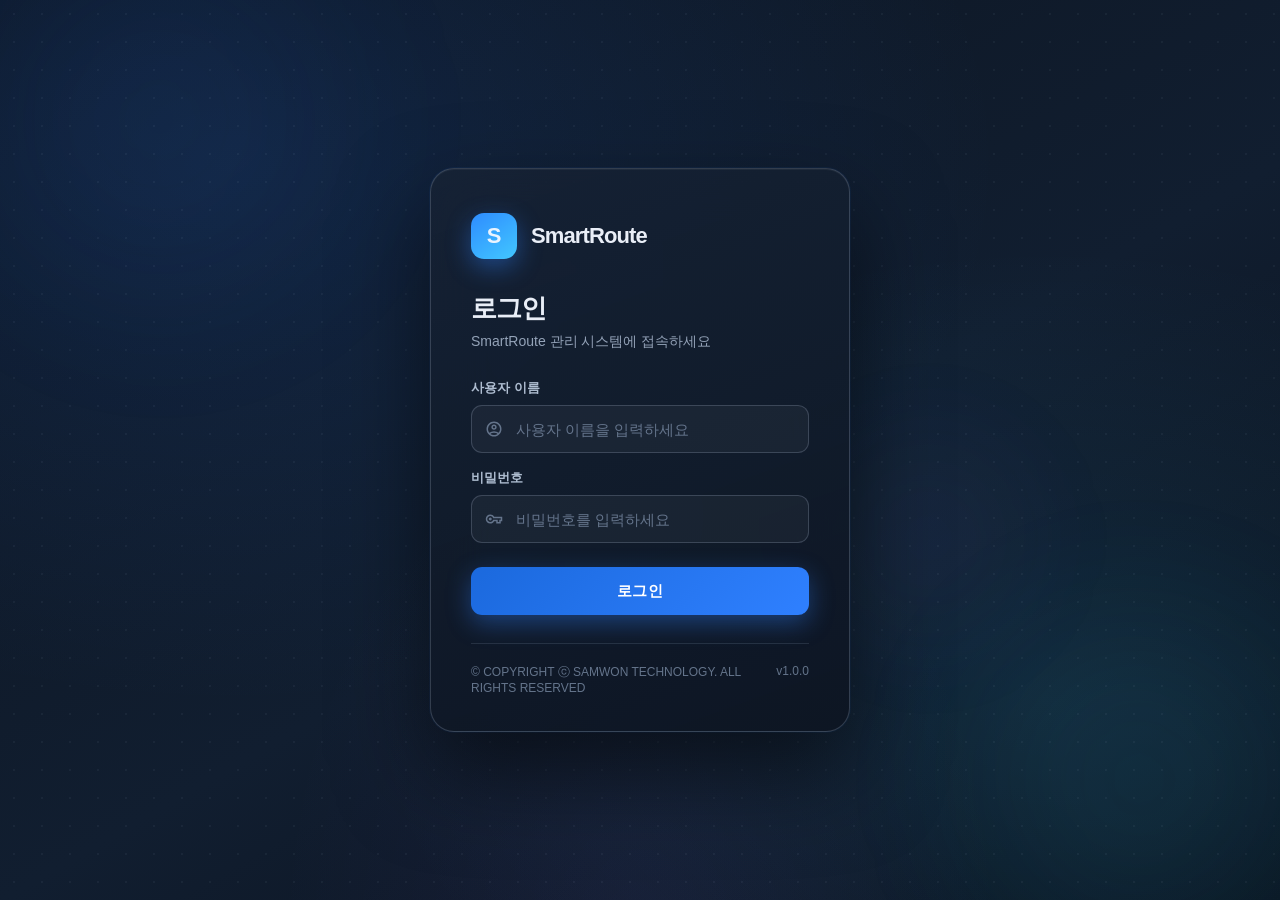
<file: index.html>
<!doctype html>
<html lang="ko">
<head>
  <meta charset="utf-8" />
  <meta name="viewport" content="width=device-width, initial-scale=1" />
  <title>SmartRoute</title>
  <link rel="stylesheet" href="./style.css" />
</head>
<body>
  <div class="app-shell">
    <aside class="sidebar">
      <div class="brand">
        <div class="brand-mark">S</div>
        <div class="brand-text">SmartRoute</div>
      </div>

      <nav class="nav-menu" id="navMenu">
        <a class="nav-item active" href="#dashboard" data-page="dashboard">
          <i class="nav-icon nav-icon--dashboard"></i><span data-i18n="nav.dashboard">대시보드</span>
        </a>
        <a class="nav-item" href="#devices" data-page="devices">
          <i class="nav-icon nav-icon--devices"></i><span data-i18n="nav.devices">장비 관리</span>
        </a>
        <a class="nav-item" href="#registers" data-page="registers">
          <i class="nav-icon nav-icon--registers"></i><span data-i18n="nav.registers">레지스터 관리</span>
        </a>
        <a class="nav-item" href="#realtime" data-page="realtime">
          <i class="nav-icon nav-icon--realtime"></i><span data-i18n="nav.realtime">실시간 모니터링</span>
        </a>
        <a class="nav-item" href="#users" data-page="users">
          <i class="nav-icon nav-icon--users"></i><span data-i18n="nav.users">사용자 관리</span>
        </a>
        <a class="nav-item" href="#logs" data-page="logs">
          <i class="nav-icon nav-icon--logs"></i><span data-i18n="nav.logs">로그</span>
        </a>
        <a class="nav-item" href="#trends" data-page="trends">
          <i class="nav-icon nav-icon--trends"></i><span data-i18n="nav.trends">트렌드 기록</span>
        </a>
        <a class="nav-item" href="#hmi" data-page="hmi">
          <i class="nav-icon nav-icon--hmi"></i><span data-i18n="nav.hmi">HMI 빌더</span>
        </a>
        <a class="nav-item" href="#settings" data-page="settings">
          <i class="nav-icon nav-icon--settings"></i><span data-i18n="nav.settings">시스템 설정</span>
        </a>
      </nav>

      <div class="sidebar-footer">
        <span>© 2026 Samwontechnology Inc.</span>
        <span>v1.0.0</span>
      </div>
    </aside>

    <section class="workspace">
      <header class="topbar">
        <button class="menu-button" id="menuButton" type="button" aria-label="menu">☰</button>
        <div class="topbar-spacer"></div>

        <div class="topbar-info">
          <span class="time" id="topbarTime">◷ --:--:--</span>
          <span class="divider"></span>

          <div class="user-menu" id="userMenu">
            <button class="user-btn" id="userBtn" type="button">
              <i class="mini-icon mini-icon--user"></i>
              <span id="userLabel">-</span>
              <span class="user-caret">▾</span>
            </button>
          </div>

          <span class="divider"></span>
          <button class="status-pill polling-pill" id="pollingPill" type="button" data-i18n-title="topbar.pollingTitle" title="클릭하여 폴링 정지/시작">
            <span class="dot" id="pollingDot"></span>
            <span id="pollingPillText" data-i18n="topbar.pollingChecking">CHECKING…</span>
          </button>
          <span class="divider"></span>
          <div class="status-pill"><span class="dot green"></span><span data-i18n="topbar.ok">정상</span> <b id="topbarOkCount">—</b></div>
          <div class="status-pill"><span class="dot red"></span><span data-i18n="topbar.error">오류</span> <b id="topbarErrCount">—</b></div>
        </div>
      </header>

      <main id="pageRoot" class="page-root"></main>

      <!-- 사용자 메뉴 드롭다운 — .topbar의 overflow:hidden/stacking context를 완전히
           벗어나도록 .user-menu가 아닌 .workspace 바로 아래(오버레이들과 같은 레벨)에 둔다. -->
      <div class="user-dropdown" id="userDropdown" hidden>
        <button class="dropdown-item logout-item" id="logoutBtn" type="button" data-i18n="common.logout">⎋ 로그아웃</button>
      </div>

      <!-- Full-screen busy overlay (polling start/stop) -->
      <div id="busyOverlay" class="busy-overlay" hidden>
        <div class="busy-overlay-box">
          <div class="busy-spinner"></div>
          <p>처리 중...</p>
        </div>
      </div>

      <!-- Global loading / error overlay -->
      <div id="pageOverlay" class="page-overlay" hidden>
        <div id="pageOverlayLoading" class="overlay-loading">
          <div class="overlay-spinner"></div>
          <p data-i18n="common.loading">불러오는 중...</p>
        </div>
        <div id="pageOverlayError" class="overlay-error" hidden>
          <span class="overlay-error-icon">⚠</span>
          <h3 data-i18n="common.connectionFailed">연결 실패</h3>
          <p id="pageOverlayMsg">서버에 연결할 수 없습니다.</p>
          <button class="btn ghost" id="pageOverlayRetry" style="margin-top:4px" data-i18n="common.retry">다시 시도</button>
        </div>
      </div>
    </section>
  </div>

  <script src="./config.js"></script>
  <script src="./i18n.js"></script>
  <script src="./js/tnd-format.js"></script>
  <script src="./main.js"></script>
</body>
</html>
</file>
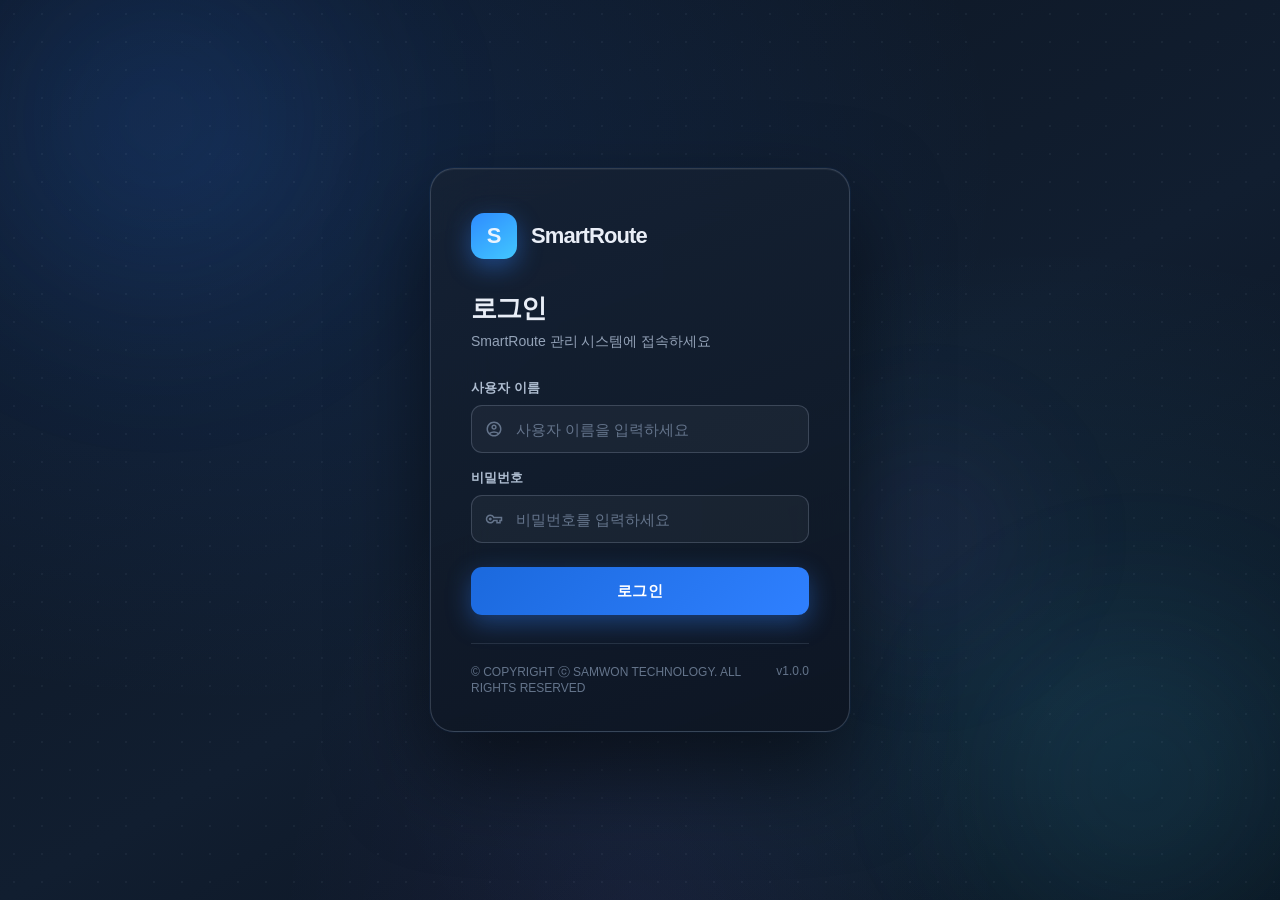
<file: login.html>
<!doctype html>
<html lang="ko">
<head>
  <meta charset="utf-8" />
  <meta name="viewport" content="width=device-width, initial-scale=1" />
  <title data-i18n="login.pageTitle">SmartRoute — 로그인</title>
  <link rel="stylesheet" href="./css/login.css" />
</head>
<body>
  <div class="bg">
    <div class="glow glow-1"></div>
    <div class="glow glow-2"></div>
    <div class="glow glow-3"></div>
  </div>

  <main class="wrap">
    <div class="card">

      <div class="brand">
        <div class="brand-mark">S</div>
        <span class="brand-name">SmartRoute</span>
      </div>

      <div class="head">
        <h1 data-i18n="login.title">로그인</h1>
        <p data-i18n="login.subtitle">SmartRoute 관리 시스템에 접속하세요</p>
      </div>

      <form id="loginForm" novalidate>
        <div class="field">
          <label for="username" data-i18n="login.usernameLabel">사용자 이름</label>
          <div class="input-wrap">

            <i class="input-icon input-icon--username"></i>
            <input type="text" id="username"
                   data-i18n-placeholder="login.usernamePlaceholder"
                   placeholder="사용자 이름을 입력하세요"
                   autocomplete="username" required />
          </div>
        </div>

        <div class="field">
          <label for="password" data-i18n="login.passwordLabel">비밀번호</label>
          <div class="input-wrap">
            <i class="input-icon input-icon--password"></i>
            <input type="password" id="password"
                   data-i18n-placeholder="login.passwordPlaceholder"
                   placeholder="비밀번호를 입력하세요"
                   autocomplete="current-password" required />
          </div>
        </div>

        <p class="error-msg" id="errorMsg" hidden></p>

        <button type="submit" class="login-btn" id="loginBtn" data-i18n="login.submitBtn">로그인</button>
      </form>

      <div class="card-footer">
        <span>© COPYRIGHT ⓒ SAMWON TECHNOLOGY. ALL RIGHTS RESERVED </span>
        <span>v1.0.0</span>
      </div>
    </div>
  </main>

  <script src="./config.js"></script>
  <script src="./i18n.js"></script>
  <script src="./js/login.js"></script>
</body>
</html>
</file>
<file: style.css>
:root {
  --bg: #111927;
  --bg-2: #162131;
  --sidebar: #0f1825;
  --topbar: rgba(18, 27, 40, 0.94);
  --panel: #172333;
  --panel-2: #1b293a;
  --panel-soft: #203146;
  --border: rgba(157, 174, 197, 0.18);
  --border-strong: rgba(157, 174, 197, 0.26);
  --text: #e9eef7;
  --muted: #94a3b8;
  --muted-2: #64748b;
  --blue: #2f80ff;
  --blue-2: #48a2ff;
  --green: #4cd96b;
  --red: #ff5d62;
  --amber: #ffad32;
  --violet: #9b6cff;
  --shadow: 0 20px 52px rgba(0, 0, 0, 0.28);
  --radius: 14px;
  --sidebar-w: 260px;
  --topbar-h: 76px;
  color-scheme: dark;
}

* {
  box-sizing: border-box;
}

html,
body {
  height: 100%;
}

body {
  margin: 0;
  font-family: Inter, Pretendard, "Noto Sans KR", "Segoe UI", Arial, sans-serif;
  color: var(--text);
  background:
    radial-gradient(circle at 18% 10%, rgba(47, 128, 255, 0.10), transparent 32%),
    radial-gradient(circle at 75% 15%, rgba(64, 211, 255, 0.07), transparent 36%),
    linear-gradient(140deg, #111927 0%, #141f2f 46%, #101722 100%);
  background-attachment: fixed;
}

a {
  color: inherit;
  text-decoration: none;
}

button {
  font-family: inherit;
}

/* ── Cursor — 클릭/조작 가능한 요소는 항상 pointer 표시 (시스템 전역 공통) ──── */

button,
.btn,
select,
.select,
input[type="checkbox"],
input[type="radio"],
a,
label[for],
.clickable {
  cursor: pointer;
}

button:disabled,
.btn:disabled,
select:disabled,
input:disabled {
  cursor: not-allowed;
}

.app-shell {
  display: flex;
  min-height: 100vh;
}

.sidebar {
  position: fixed;
  inset: 0 auto 0 0;
  width: var(--sidebar-w);
  background: linear-gradient(180deg, #0e1822 0%, #09111c 100%);
  border-right: 1px solid var(--border);
  padding: 24px 16px;
  display: flex;
  flex-direction: column;
  z-index: 20;
  overflow: hidden;
  transition: width 0.22s ease;
}

.brand {
  display: flex;
  align-items: center;
  gap: 12px;
  height: 40px;
  margin-bottom: 32px;
}

.brand-mark {
  width: 38px;
  height: 38px;
  border-radius: 12px;
  display: grid;
  place-items: center;
  font-weight: 900;
  color: #eaf4ff;
  background: linear-gradient(145deg, #2e8cff, #42c7ff);
  box-shadow: 0 10px 28px rgba(47, 128, 255, 0.45);
}

.brand-text {
  font-size: 25px;
  font-weight: 800;
  letter-spacing: -0.04em;
}

.nav-menu {
  display: flex;
  flex-direction: column;
  gap: 8px;
}

.nav-item {
  display: flex;
  align-items: center;
  gap: 14px;
  height: 50px;
  padding: 0 14px;
  border-radius: 10px;
  color: #c7d3e5;
  font-size: 16px;
  font-weight: 700;
  transition: background 0.18s ease, color 0.18s ease, transform 0.18s ease;
}

.nav-item:hover {
  background: rgba(255, 255, 255, 0.055);
  color: #fff;
}

.nav-item.active {
  color: white;
  background: linear-gradient(135deg, #1a6ef5, #3588ff);
  box-shadow: 0 10px 28px rgba(47, 128, 255, 0.38);
}

.nav-icon {
  width: 18px;
  height: 18px;
  text-align: center;
  font-size: 19px;
  opacity: 0.45;
}

.nav-icon--dashboard {
  background: currentColor;
  -webkit-mask: url(assets/icons/dash_nav.svg) center / contain no-repeat;
  mask: url(assets/icons/dash_nav.svg) center / contain no-repeat;
}

.nav-icon--devices {
  background: currentColor;
  -webkit-mask: url(assets/icons/device_nav.svg) center / contain no-repeat;
  mask: url(assets/icons/device_nav.svg) center / contain no-repeat;
}


.nav-icon--registers {
  background: currentColor;
  -webkit-mask: url(assets/icons/register_nav.svg) center / contain no-repeat;
  mask: url(assets/icons/register_nav.svg) center / contain no-repeat;
}


.nav-icon--realtime {
  background: currentColor;
  -webkit-mask: url(assets/icons/realtime_nav.svg) center / contain no-repeat;
  mask: url(assets/icons/realtime_nav.svg) center / contain no-repeat;
}

.nav-icon--users {
  background: currentColor;
  -webkit-mask: url(assets/icons/user_nav.svg) center / contain no-repeat;
  mask: url(assets/icons/user_nav.svg) center / contain no-repeat;
}

.nav-icon--logs {
  background: currentColor;
  -webkit-mask: url(assets/icons/log_nav.svg) center / contain no-repeat;
  mask: url(assets/icons/log_nav.svg) center / contain no-repeat;
}

.nav-icon--trends {
  background: currentColor;
  -webkit-mask: url(assets/icons/trend_nav.svg) center / contain no-repeat;
  mask: url(assets/icons/trend_nav.svg) center / contain no-repeat;
}

.nav-icon--hmi {
  background: currentColor;
  -webkit-mask: url(assets/icons/hmi_nav.svg) center / contain no-repeat;
  mask: url(assets/icons/hmi_nav.svg) center / contain no-repeat;
}

.nav-icon--settings {
  background: currentColor;
  -webkit-mask: url(assets/icons/setup_nav.svg) center / contain no-repeat;
  mask: url(assets/icons/setup_nav.svg) center / contain no-repeat;
}

.nav-icon--realtime {
  background: currentColor;
  -webkit-mask: url(assets/icons/realtime_nav.svg) center / contain no-repeat;
  mask: url(assets/icons/realtime_nav.svg) center / contain no-repeat;
}

.nav-icon--realtime {
  background: currentColor;
  -webkit-mask: url(assets/icons/realtime_nav.svg) center / contain no-repeat;
  mask: url(assets/icons/realtime_nav.svg) center / contain no-repeat;
}

.nav-icon--realtime {
  background: currentColor;
  -webkit-mask: url(assets/icons/realtime_nav.svg) center / contain no-repeat;
  mask: url(assets/icons/realtime_nav.svg) center / contain no-repeat;
}

.sidebar-footer {
  margin-top: auto;
  display: flex;
  flex-direction: column;
  gap: 8px;
  color: #8998ac;
  font-size: 13px;
  padding: 0 8px;
}

.workspace {
  position: relative;
  width: 100%;
  margin-left: var(--sidebar-w);
  min-height: 100vh;
  transition: margin-left 0.22s ease;
}

.topbar {
  position: sticky;
  top: 0;
  height: var(--topbar-h);
  display: flex;
  align-items: center;
  padding: 0 28px;
  border-bottom: 1px solid var(--border);
  background: var(--topbar);
  backdrop-filter: blur(16px);
  z-index: 15;
  overflow: hidden;
}

.topbar::after {
  content: '';
  position: absolute;
  bottom: 0;
  left: -40%;
  width: 40%;
  height: 2px;
  background: linear-gradient(90deg, transparent, #4cd96b, transparent);
  opacity: 0;
  pointer-events: none;
}

body.polling-live .topbar::after {
  opacity: 1;
  animation: topbar-scan 2.2s linear infinite;
}

@keyframes topbar-scan {
  from { left: -40%; }
  to   { left: 100%; }
}

.menu-button {
  width: 40px;
  height: 40px;
  border: 0;
  background: transparent;
  color: #dbe6f5;
  font-size: 24px;
  cursor: pointer;
  transition: color 0.15s;
}

.menu-button:hover {
  color: #ffffff;
}

.topbar-spacer {
  flex: 1;
}

.topbar-info {
  display: flex;
  align-items: center;
  gap: 16px;
  color: #dce6f5;
  white-space: nowrap;
  font-size: 15px;
}

.divider {
  width: 1px;
  height: 22px;
  background: var(--border-strong);
}

.status-pill {
  display: inline-flex;
  align-items: center;
  gap: 8px;
  height: 34px;
  padding: 0 12px;
  border: 1px solid var(--border);
  background: rgba(255, 255, 255, 0.038);
  border-radius: 999px;
  color: inherit;
  font-size: inherit;
}

.polling-pill {
  transition: background 0.15s, border-color 0.15s;
}

.polling-pill:hover {
  background: rgba(255, 255, 255, 0.07);
  border-color: var(--border-strong);
}

.dot {
  display: inline-block;
  border-radius: 50%;
  width: 10px;
  height: 10px;
}

.green,
.ok {
  background: var(--green);
}

.red {
  background: var(--red);
}

.triangle {
  width: 0;
  height: 0;
  display: inline-block;
  border-left: 6px solid transparent;
  border-right: 6px solid transparent;
  border-bottom: 11px solid var(--amber);
}

.page-root {
  padding: 24px 32px 36px;
}

.page-title-row {
  display: flex;
  justify-content: space-between;
  align-items: flex-end;
  margin-bottom: 18px;
}

.page-title-row h1 {
  margin: 0;
  font-size: 29px;
  line-height: 1.2;
  letter-spacing: -0.04em;
}

.page-title-row p {
  margin: 8px 0 0;
  color: #8fa5bc;
  font-size: 14px;
}

.panel {
  border: 1px solid var(--border);
  background: linear-gradient(180deg, rgba(33, 48, 68, 0.95), rgba(20, 31, 45, 0.97));
  border-radius: var(--radius);
  box-shadow: inset 0 1px 0 rgba(255, 255, 255, 0.06), var(--shadow);
  padding: 14px;
}

.panel-header {
  height: 36px;
  display: flex;
  align-items: center;
  justify-content: space-between;
  padding: 0 2px 8px;
}

.panel-header h2 {
  display: flex;
  align-items: center;
  gap: 9px;
  margin: 0;
  font-size: 18px;
  letter-spacing: -0.02em;
}

.panel-header a {
  color: #4da0ff;
  font-size: 13px;
  font-weight: 800;
}

.header-icon {
  color: var(--blue-2);
  font-size: 20px;
}

.table-wrap {
  overflow: hidden;
  border: 1px solid var(--border);
  border-radius: 10px;
}

table {
  width: 100%;
  border-collapse: collapse;
  font-size: 14px;
  color: #dce5f1;
}

thead {
  background: rgba(255, 255, 255, 0.055);
}

th,
td {
  height: 42px;
  padding: 0 16px;
  text-align: left;
  border-bottom: 1px solid var(--border);
}

tbody tr:last-child td {
  border-bottom: 0;
}

tbody tr:hover {
  background: rgba(47, 128, 255, 0.055);
  cursor: pointer;
}

.badge {
  display: inline-flex;
  align-items: center;
  justify-content: center;
  min-width: 46px;
  height: 24px;
  padding: 0 10px;
  border-radius: 999px;
  font-size: 12px;
  font-weight: 800;
  letter-spacing: 0.01em;
}

.badge.ok {
  color: #68f184;
  background: rgba(76, 217, 107, 0.16);
}

.badge.warn {
  color: #ffc15c;
  background: rgba(255, 173, 50, 0.17);
}

.badge.error {
  color: #ff7d82;
  background: rgba(255, 93, 98, 0.18);
}

/* 장비 비활성(사용자가 일부러 끈 상태) — 경보색이 아닌 회색 */
.badge.disabled {
  color: #b3c0d1;
  background: rgba(148, 163, 184, 0.16);
}

.btn {
  width: 120px;
  height: 38px;
  border-radius: 8px;
  font-size: 14px;
  font-weight: 800;
  border: 1px solid var(--border);
  color: #dce7f6;
  background: rgba(255, 255, 255, 0.04);
}

.btn.primary {
  color: white;
  border-color: rgba(47, 128, 255, 0.5);
  background: linear-gradient(135deg, #1a6ef5, #3588ff);
  box-shadow: 0 6px 20px rgba(47, 128, 255, 0.24);
}

.btn.danger {
  color: #ff767b;
  border-color: rgba(255, 93, 98, 0.45);
  background: rgba(255, 93, 98, 0.06);
}

.btn.ghost {
  color: #5ba7ff;
  border-color: rgba(47, 128, 255, 0.38);
  background: rgba(47, 128, 255, 0.04);
}

.btn.warn {
  color: #ffc15c;
  border-color: rgba(255, 173, 50, 0.4);
  background: rgba(255, 173, 50, 0.08);
}

.btn:disabled {
  opacity: 0.6;
}

.blank-page {
  min-height: calc(100vh - var(--topbar-h) - 60px);
}

/* ── Global page overlay (loading / error) ───────────────────────────────── */
.page-overlay:not([hidden]) {
  position: absolute;
  top: var(--topbar-h);
  left: 0;
  right: 0;
  bottom: 0;
  display: flex;
  align-items: center;
  justify-content: center;
  background: var(--bg);
  z-index: 50;
}

.overlay-loading,
.overlay-error:not([hidden]) {
  display: flex;
  flex-direction: column;
  align-items: center;
  gap: 16px;
}

.overlay-spinner {
  width: 44px;
  height: 44px;
  border: 3px solid rgba(47, 128, 255, 0.18);
  border-top-color: var(--blue);
  border-radius: 50%;
  animation: overlaySpinAnim 0.75s linear infinite;
}

@keyframes overlaySpinAnim {
  to { transform: rotate(360deg); }
}

.overlay-loading p {
  margin: 0;
  color: var(--muted);
  font-size: 14px;
}

.overlay-error-icon {
  font-size: 44px;
  color: var(--amber);
  line-height: 1;
}

.overlay-error h3 {
  margin: 4px 0 0;
  color: var(--text);
  font-size: 18px;
  font-weight: 800;
}

.overlay-error p {
  margin: 0;
  color: var(--muted);
  font-size: 13px;
}

.blank-panel {
  min-height: 520px;
  display: grid;
  place-items: center;
  text-align: center;
  padding: 48px;
}

.blank-panel h2 {
  margin: 0;
  font-size: 28px;
}

.blank-panel p {
  max-width: 560px;
  margin: 10px auto 0;
  color: #aebbd0;
}

.blank-icon {
  width: 86px;
  height: 86px;
  margin: 0 auto 20px;
  display: grid;
  place-items: center;
  border-radius: 24px;
  font-size: 42px;
  color: var(--blue-2);
  background: rgba(47, 128, 255, 0.12);
  border: 1px solid rgba(47, 128, 255, 0.28);
}

.muted {
  color: var(--muted-2) !important;
}

.green-text  { color: var(--green);  }
.red-text    { color: var(--red);    }
.amber-text  { color: var(--amber);  }

/* ── Sidebar collapsed (menu-button toggle) ─────────────────────────────── */

body.sidebar-collapsed {
  --sidebar-w: 70px;
}

body.sidebar-collapsed .brand-text,
body.sidebar-collapsed .nav-item span:last-child,
body.sidebar-collapsed .sidebar-footer {
  display: none;
}

body.sidebar-collapsed .brand {
  justify-content: center;
}

body.sidebar-collapsed .nav-item {
  justify-content: center;
}

@media (max-width: 980px) {
  :root {
    --sidebar-w: 86px;
  }

  .brand-text,
  .nav-item span:last-child,
  .sidebar-footer {
    display: none;
  }

  .brand {
    justify-content: center;
  }

  .nav-item {
    justify-content: center;
  }

  .topbar-info {
    gap: 8px;
    font-size: 13px;
  }

  .status-pill {
    display: none;
  }
}

@media (max-width: 720px) {
  .page-root {
    padding: 18px;
  }

  .topbar {
    padding: 0 18px;
  }
}

/* ── User Menu ──────────────────────────────────────────────────────────────── */

.user-menu {
  position: relative;
}

.user-btn {
  display: inline-flex;
  align-items: center;
  gap: 7px;
  height: 34px;
  padding: 0 12px;
  border: 1px solid var(--border);
  border-radius: 999px;
  background: rgba(255, 255, 255, 0.038);
  color: #dce6f5;
  font-size: 15px;
  font-weight: 700;
  cursor: pointer;
  transition: background 0.15s;
}

.user-btn:hover {
  background: rgba(255, 255, 255, 0.07);
}

.mini-icon {
  width: 18px;
  height: 18px;
  text-align: center;
  font-size: 19px;
  opacity: 0.45;
}

.mini-icon--user {
  background: currentColor;
  -webkit-mask: url(assets/icons/account.svg) center / contain no-repeat;
  mask: url(assets/icons/account.svg) center / contain no-repeat;
}

.user-caret {
  font-size: 11px;
  opacity: 0.6;
}

.user-dropdown {
  /* .topbar가 스캔라인 애니메이션 때문에 overflow:hidden이라, 그 안에서
     position:absolute로 두면 하단이 잘린다. position:fixed는 조상의
     overflow:hidden에 클리핑되지 않으므로 이걸로 탈출한다 — top/right는
     버튼 위치 기준으로 JS(main.js)가 열릴 때마다 계산해서 넣는다. */
  position: fixed;
  min-width: 148px;
  background: #1a2a3e;
  border: 1px solid var(--border-strong);
  border-radius: 10px;
  box-shadow: 0 16px 36px rgba(0, 0, 0, 0.35);
  padding: 6px;
  z-index: 100;
}

.dropdown-item {
  display: flex;
  align-items: center;
  width: 100%;
  height: 36px;
  padding: 0 12px;
  border: 0;
  border-radius: 7px;
  background: transparent;
  color: #dce5f1;
  font-size: 14px;
  font-weight: 700;
  cursor: pointer;
  text-align: left;
  transition: background 0.13s;
}

.dropdown-item:hover {
  background: rgba(255, 255, 255, 0.06);
}

.logout-item {
  color: var(--red);
}

.logout-item:hover {
  background: rgba(255, 93, 98, 0.09);
}

/* ── Modal (페이지 공용) ────────────────────────────────────────────────────────── */

.modal-backdrop {
  position: fixed;
  inset: 0;
  background: rgba(8, 14, 22, 0.78);
  backdrop-filter: blur(4px);
  display: grid;
  place-items: center;
  z-index: 300;
  padding: 24px;
}

.modal-backdrop[hidden] {
  display: none;
}

.modal-card {
  width: 100%;
  max-width: 480px;
  max-height: calc(100vh - 48px);
  overflow-y: auto;
  background: linear-gradient(180deg, rgba(33, 48, 68, 0.97), rgba(20, 31, 45, 0.98));
  border: 1px solid var(--border-strong);
  border-radius: var(--radius);
  box-shadow: inset 0 1px 0 rgba(255, 255, 255, 0.06), 0 32px 72px rgba(0, 0, 0, 0.55);
  padding: 24px;
}

.modal-head {
  display: flex;
  align-items: center;
  justify-content: space-between;
  margin-bottom: 18px;
}

.modal-head h2 {
  margin: 0;
  font-size: 20px;
  letter-spacing: -0.02em;
}

.modal-close {
  width: 32px;
  height: 32px;
  border: 0;
  border-radius: 8px;
  background: rgba(255, 255, 255, 0.05);
  color: #aebbd0;
  font-size: 18px;
  line-height: 1;
  cursor: pointer;
}

.modal-close:hover {
  background: rgba(255, 255, 255, 0.1);
  color: #fff;
}

.modal-actions {
  display: flex;
  justify-content: flex-end;
  gap: 10px;
  margin-top: 22px;
}

/* ── Form (페이지 공용) ─────────────────────────────────────────────────────────── */

.form-grid {
  display: grid;
  grid-template-columns: 1fr 1fr;
  gap: 14px 16px;
}

.form-field {
  display: flex;
  flex-direction: column;
  gap: 7px;
}

/* display:flex가 있으면 [hidden] UA 기본값(display:none)과 명시도가 같아서
   로드 순서에 따라 깨질 수 있다 — 명시적으로 덮어써서 항상 숨겨지게 한다. */
.form-field[hidden] {
  display: none;
}

.form-field.full {
  grid-column: 1 / -1;
}

.form-field label {
  font-size: 13px;
  font-weight: 700;
  color: #aebdd0;
}

.form-field input,
.form-field select {
  height: 40px;
  padding: 0 12px;
  border: 1px solid var(--border-strong);
  border-radius: 9px;
  background: rgba(255, 255, 255, 0.04);
  color: var(--text);
  font-size: 14px;
  font-family: inherit;
  outline: none;
  transition: border-color 0.15s, box-shadow 0.15s;
}

.form-field input:focus,
.form-field select:focus {
  border-color: rgba(47, 128, 255, 0.6);
  box-shadow: 0 0 0 3px rgba(47, 128, 255, 0.15);
}

.form-field input::placeholder {
  color: var(--muted-2);
}

/* 네이티브 select 드롭다운 목록 색상 (다크 테마) */
select option {
  background-color: var(--panel-2);
  color: var(--text);
}

.form-error {
  grid-column: 1 / -1;
  margin: 0;
  padding: 10px 14px;
  border-radius: 8px;
  background: rgba(255, 93, 98, 0.12);
  border: 1px solid rgba(255, 93, 98, 0.3);
  color: #ff8c91;
  font-size: 13px;
  font-weight: 600;
}

/* ── Banner (페이지 공용) ───────────────────────────────────────────────────────── */

.banner {
  display: flex;
  align-items: center;
  gap: 12px;
  flex-wrap: wrap;
  padding: 12px 16px;
  border-radius: 10px;
  margin-bottom: 16px;
  font-size: 14px;
}

.banner.warn {
  background: rgba(255, 173, 50, 0.1);
  border: 1px solid rgba(255, 173, 50, 0.3);
  color: #ffc15c;
}

.banner-text {
  flex: 1;
  min-width: 200px;
}

.title-actions {
  display: flex;
  gap: 10px;
}

/* ── 목록 페이지 공용 (장비 관리 / 레지스터 관리 등에서 공통 사용) ──────────── */

.page-actions {
  display: flex;
  gap: 10px;
}

.toolbar-panel {
  margin-bottom: 16px;
}

.table-summary {
  color: #9fb0c5;
  font-size: 14px;
  font-weight: 700;
}

.selected-row {
  background: rgba(47, 128, 255, 0.08);
}

.form-chip {
  display: inline-flex;
  align-items: center;
  height: 28px;
  padding: 0 10px;
  border-radius: 999px;
  border: 1px solid rgba(47, 128, 255, 0.30);
  background: rgba(47, 128, 255, 0.10);
  color: #7bb8ff;
  font-size: 12px;
  font-weight: 800;
}

.meta-row {
  display: flex;
  justify-content: space-between;
  align-items: center;
  min-height: 34px;
  border-bottom: 1px solid var(--border);
}

.meta-row:last-child {
  border-bottom: 0;
}

.meta-row span {
  color: #9db0c8;
  font-size: 14px;
}

.meta-row b {
  color: #dce6f3;
  font-size: 14px;
}

.muted-text {
  color: #97a7bc;
}

input[type="checkbox"] {
  width: 15px;
  height: 15px;
  accent-color: #2f80ff;
}

/* ── 공용 입력 컨트롤 (input / select) ──────────────────────────────────────── */

.input,
.select {
  width: 100%;
  height: 42px;
  border-radius: 10px;
  border: 1px solid var(--border);
  background: rgba(255, 255, 255, 0.04);
  color: var(--text);
  padding: 0 14px;
  font-size: 14px;
  outline: none;
}

.input::placeholder {
  color: #7f90a7;
}

.select {
  appearance: none;
  padding-right: 34px;
  background-image: url("data:image/svg+xml,%3Csvg xmlns='http://www.w3.org/2000/svg' viewBox='0 0 24 24' fill='none' stroke='%237f90a7' stroke-width='2' stroke-linecap='round' stroke-linejoin='round'%3E%3Cpolyline points='6 9 12 15 18 9'/%3E%3C/svg%3E");
  background-repeat: no-repeat;
  background-position: right 12px center;
  background-size: 14px 14px;
}

/* ── 검색 / 필터 툴바 (장비 관리 / 레지스터 관리 등 목록 상단 공통) ─────────── */

.search-group .input {
  padding-right: 38px;
  background-image: url("data:image/svg+xml,%3Csvg xmlns='http://www.w3.org/2000/svg' viewBox='0 0 24 24' fill='none' stroke='%237f90a7' stroke-width='2' stroke-linecap='round' stroke-linejoin='round'%3E%3Ccircle cx='11' cy='11' r='7'/%3E%3Cline x1='21' y1='21' x2='16.65' y2='16.65'/%3E%3C/svg%3E");
  background-repeat: no-repeat;
  background-position: right 12px center;
  background-size: 16px 16px;
}

.filter-group {
  display: flex;
  gap: 10px;
  flex-wrap: wrap;
}

.filter-group .select {
  width: auto;
  flex: 0 0 auto;
  min-width: 160px;
}

/* ── 토글 스위치 (전역 공통) ────────────────────────────────────── */

.switch { position: relative; width: 48px; height: 27px; display: inline-block; }
.switch input { display: none; }

.switch span {
  position: absolute;
  inset: 0;
  border-radius: 999px;
  background: rgba(148, 163, 184, 0.28);
  border: 1px solid var(--border);
  transition: 0.18s ease;
}

.switch span::after {
  content: "";
  position: absolute;
  width: 21px; height: 21px;
  top: 2px; left: 3px;
  border-radius: 50%;
  background: #dbe7f6;
  transition: 0.18s ease;
  box-shadow: 0 8px 18px rgba(0, 0, 0, 0.25);
}

.switch input:checked + span { background: linear-gradient(135deg, #1b69dd, #2f80ff); }
.switch input:checked + span::after { transform: translateX(20px); }

/* ------------------------------ */
/* Global Scrollbar */
/* ------------------------------ */

* {
  scrollbar-width: thin;
  scrollbar-color: rgba(148, 163, 184, 0.28) transparent;
}

::-webkit-scrollbar {
  width: 5px;
  height: 5px;
}

::-webkit-scrollbar-track {
  background: transparent;
}

::-webkit-scrollbar-thumb {
  background: rgba(148, 163, 184, 0.28);
  border-radius: 99px;
}

::-webkit-scrollbar-thumb:hover {
  background: rgba(148, 163, 184, 0.52);
}

::-webkit-scrollbar-corner {
  background: transparent;
}

/* ── 폴링 전환 busy overlay ─────────────────────────────────────────────────── */
.busy-overlay:not([hidden]) {
  position: fixed;
  inset: 0;
  display: flex;
  align-items: center;
  justify-content: center;
  background: rgba(8, 15, 26, 0.72);
  backdrop-filter: blur(2px);
  z-index: 1000;
}

.busy-overlay-box {
  display: flex;
  flex-direction: column;
  align-items: center;
  gap: 16px;
}

.busy-spinner {
  width: 44px;
  height: 44px;
  border: 3px solid rgba(47, 128, 255, 0.18);
  border-top-color: var(--blue);
  border-radius: 50%;
  animation: overlaySpinAnim 0.75s linear infinite;
}

.busy-overlay-box p {
  margin: 0;
  color: #c6d3e4;
  font-size: 15px;
  font-weight: 700;
  letter-spacing: 0.02em;
}

/* 현재값 옆 원본 16진값 — 실시간 모니터링·대시보드 공용 (RegFmt.hex) */
.raw-hex {
  margin-left: 4px;
  font-size: inherit;          /* 값과 같은 크기 — 색과 굵기로만 구분 */
  font-weight: 500;
  color: rgba(122, 160, 204, 0.55);
}
</file>
<file: css/login.css>
:root {
  --blue:         #2f80ff;
  --blue-2:       #48a2ff;
  --red:          #ff5d62;
  --text:         #e9eef7;
  --muted:        #94a3b8;
  --muted-2:      #64748b;
  --border:       rgba(157, 174, 197, 0.16);
  --border-strong:rgba(157, 174, 197, 0.26);
}

*, *::before, *::after { box-sizing: border-box; }

html, body {
  height: 100%;
  margin: 0;
  font-family: Inter, Pretendard, "Noto Sans KR", "Segoe UI", Arial, sans-serif;
  color: var(--text);
  background: #0d1520;
  overflow: hidden;
}

/* ── Background ─────────────────────────────────────────────────────────────── */

.bg {
  position: fixed;
  inset: 0;
  background:
    radial-gradient(ellipse at 18% 18%,  rgba(47, 128, 255, 0.13) 0%, transparent 52%),
    radial-gradient(ellipse at 82% 78%,  rgba(64, 211, 255, 0.09) 0%, transparent 46%),
    radial-gradient(ellipse at 50% 105%, rgba(155, 108, 255, 0.07) 0%, transparent 40%),
    linear-gradient(150deg, #0c1420 0%, #111e30 55%, #090f1a 100%);
}

/* dot grid */
.bg::after {
  content: '';
  position: absolute;
  inset: 0;
  background-image: radial-gradient(rgba(157, 174, 197, 0.07) 1px, transparent 1px);
  background-size: 28px 28px;
}

/* animated glows */
.glow {
  position: absolute;
  border-radius: 50%;
  will-change: opacity, transform;
  animation: glow-pulse 7s ease-in-out infinite;
}

.glow-1 {
  width: 560px;
  height: 560px;
  top: -160px;
  left: -120px;
  background: radial-gradient(circle, rgba(47, 128, 255, 0.14), transparent 70%);
  filter: blur(60px);
  animation-delay: 0s;
}

.glow-2 {
  width: 480px;
  height: 480px;
  bottom: -120px;
  right: -100px;
  background: radial-gradient(circle, rgba(64, 211, 255, 0.10), transparent 70%);
  filter: blur(60px);
  animation-delay: -3.5s;
}

.glow-3 {
  width: 320px;
  height: 320px;
  top: 42%;
  left: 60%;
  background: radial-gradient(circle, rgba(155, 108, 255, 0.07), transparent 70%);
  filter: blur(50px);
  animation-delay: -1.8s;
}

@keyframes glow-pulse {
  0%, 100% { opacity: 0.55; transform: scale(1);    }
  50%       { opacity: 1;    transform: scale(1.12); }
}

/* ── Layout ─────────────────────────────────────────────────────────────────── */

.wrap {
  position: relative;
  z-index: 1;
  min-height: 100vh;
  display: grid;
  place-items: center;
  padding: 24px;
}

/* ── Card ────────────────────────────────────────────────────────────────────── */

.card {
  width: 100%;
  max-width: 420px;
  background: linear-gradient(
    160deg,
    rgba(22, 34, 52, 0.88) 0%,
    rgba(13, 21, 34, 0.94) 100%
  );
  border: 1px solid var(--border-strong);
  border-radius: 24px;
  padding: 44px 40px 36px;
  backdrop-filter: blur(28px);
  -webkit-backdrop-filter: blur(28px);
  box-shadow:
    0 40px 90px rgba(0, 0, 0, 0.55),
    0 0 0 1px rgba(47, 128, 255, 0.07),
    inset 0 1px 0 rgba(255, 255, 255, 0.05);
}

/* ── Brand ───────────────────────────────────────────────────────────────────── */

.brand {
  display: flex;
  align-items: center;
  gap: 14px;
  margin-bottom: 32px;
}

.brand-mark {
  width: 46px;
  height: 46px;
  border-radius: 13px;
  display: grid;
  place-items: center;
  font-size: 22px;
  font-weight: 900;
  color: #eaf4ff;
  background: linear-gradient(145deg, #2e8cff, #42c7ff);
  box-shadow: 0 8px 24px rgba(47, 128, 255, 0.42);
  flex-shrink: 0;
}

.brand-name {
  font-size: 22px;
  font-weight: 800;
  letter-spacing: -0.04em;
}

/* ── Heading ─────────────────────────────────────────────────────────────────── */

.head {
  margin-bottom: 28px;
}

.head h1 {
  margin: 0 0 7px;
  font-size: 26px;
  font-weight: 800;
  letter-spacing: -0.03em;
}

.head p {
  margin: 0;
  font-size: 14px;
  color: var(--muted);
}

/* ── Fields ──────────────────────────────────────────────────────────────────── */

.field {
  margin-bottom: 16px;
}

.field label {
  display: block;
  margin-bottom: 8px;
  font-size: 13px;
  font-weight: 700;
  color: #aebdd0;
}

.input-wrap {
  position: relative;
}

.input-icon {
  position: absolute;
  left: 14px;
  top: 50%;
  transform: translateY(-50%);
  color: var(--muted-2);
  font-size: 16px;
  pointer-events: none;
  transition: color 0.15s;
  user-select: none;

  width: 18px;
  height: 18px;
}

.input-icon--username {
  background: currentColor;
  -webkit-mask: url(../assets/icons/account.svg) center / contain no-repeat;
  mask: url(../assets/icons/account.svg) center / contain no-repeat;
}

.input-icon--password {
  background: currentColor;
  -webkit-mask: url(../assets/icons/key.svg) center / contain no-repeat;
  mask: url(../assets/icons/key.svg) center / contain no-repeat;
}


/*
.nav-icon {
  width: 18px;
  height: 18px;
  text-align: center;
  font-size: 19px;
  opacity: 0.45;
}

.nav-icon--dashboard {
  background: currentColor;
  -webkit-mask: url(assets/icons/dash_nav.svg) center / contain no-repeat;
  mask: url(assets/icons/dash_nav.svg) center / contain no-repeat;
}
*/

.input-wrap:focus-within .input-icon {
  color: var(--blue-2);
}

.field input {
  width: 100%;
  height: 48px;
  padding: 0 16px 0 44px;
  border: 1px solid var(--border-strong);
  border-radius: 11px;
  background: rgba(255, 255, 255, 0.04);
  color: var(--text);
  font-size: 15px;
  font-family: inherit;
  outline: none;
  transition: border-color 0.15s, box-shadow 0.15s, background 0.15s;
}

.field input:focus {
  border-color: rgba(47, 128, 255, 0.65);
  background: rgba(47, 128, 255, 0.04);
  box-shadow: 0 0 0 3px rgba(47, 128, 255, 0.16);
}

.field input::placeholder {
  color: var(--muted-2);
}

/* ── Error ───────────────────────────────────────────────────────────────────── */

.error-msg {
  margin: 0 0 16px;
  padding: 11px 14px;
  border-radius: 9px;
  background: rgba(255, 93, 98, 0.1);
  border: 1px solid rgba(255, 93, 98, 0.28);
  color: #ff8c91;
  font-size: 13px;
  font-weight: 600;
}

/* ── Login Button ────────────────────────────────────────────────────────────── */

.login-btn {
  width: 100%;
  height: 48px;
  margin-top: 8px;
  border: none;
  border-radius: 11px;
  background: linear-gradient(135deg, #1b69dd 0%, #2f80ff 100%);
  color: #fff;
  font-family: inherit;
  font-size: 15px;
  font-weight: 800;
  letter-spacing: 0.01em;
  cursor: pointer;
  transition: transform 0.15s, box-shadow 0.15s, filter 0.15s;
  box-shadow: 0 8px 24px rgba(47, 128, 255, 0.38);
}

.login-btn:hover:not(:disabled) {
  transform: translateY(-1px);
  box-shadow: 0 12px 32px rgba(47, 128, 255, 0.48);
  filter: brightness(1.08);
}

.login-btn:active:not(:disabled) {
  transform: translateY(0);
  box-shadow: 0 4px 16px rgba(47, 128, 255, 0.3);
  filter: brightness(0.96);
}

.login-btn:disabled {
  opacity: 0.62;
  cursor: not-allowed;
}

/* ── Footer ──────────────────────────────────────────────────────────────────── */

.card-footer {
  display: flex;
  justify-content: space-between;
  margin-top: 28px;
  padding-top: 20px;
  border-top: 1px solid var(--border);
  color: var(--muted-2);
  font-size: 12px;
}

/* ── Responsive ──────────────────────────────────────────────────────────────── */

@media (max-width: 480px) {
  .card {
    padding: 36px 24px 28px;
    border-radius: 18px;
  }
}
</file>
